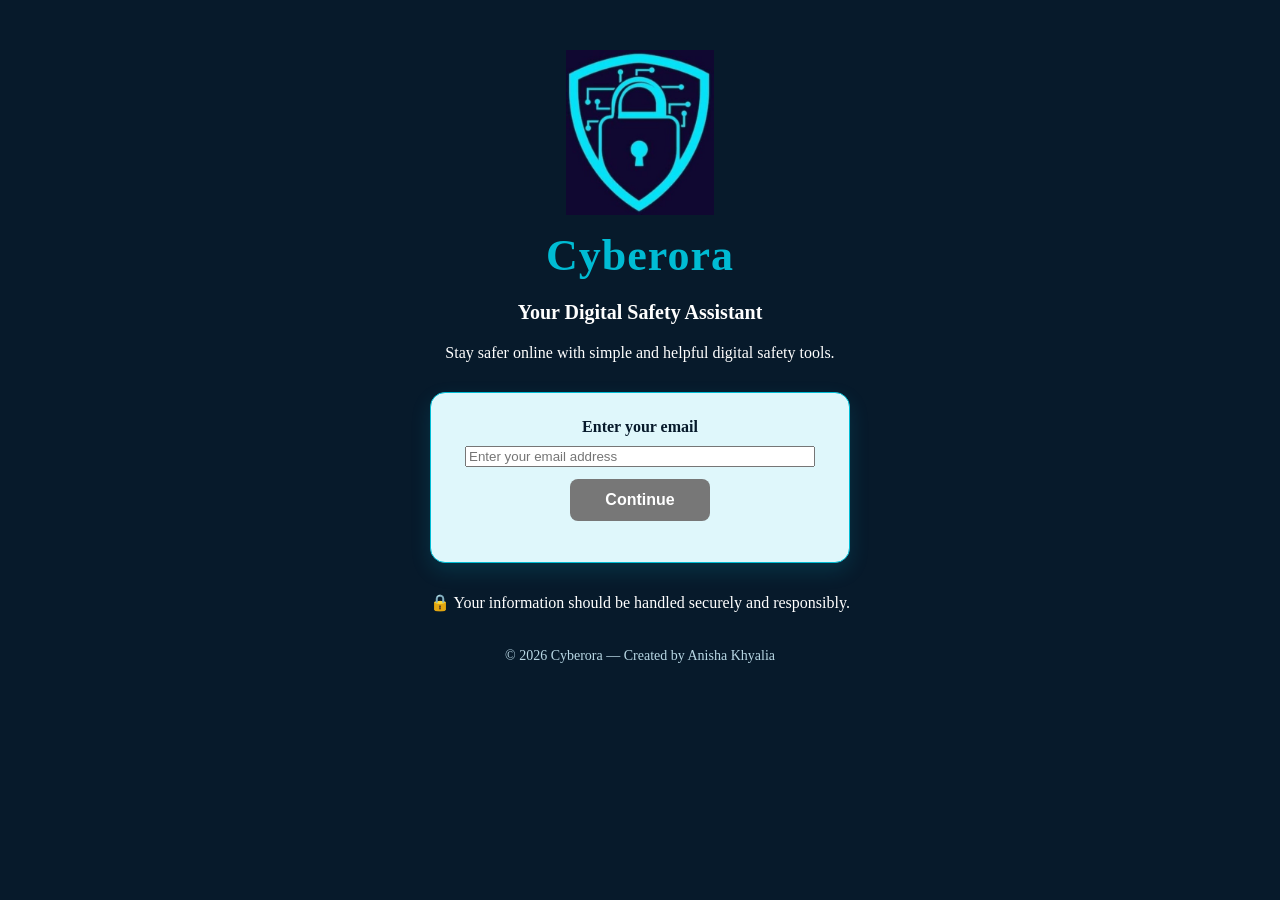
<file: index.html>
<!DOCTYPE html>
<html lang="en">
<head>
    <meta charset="UTF-8">
    <meta name="viewport" content="width=device-width, initial-scale=1.0">

    <title>Cyberora - Digital Safety Assistant</title>

    <link rel="stylesheet" href="style.css">
</head>

<body>

    <main class="welcome-page">

        <div class="logo-container">
            <img src="logo.jpeg" alt="Cyberora Logo">
        </div>

        <h1 style="display:block !important; color:#00bcd4 !important;font-size: 44px !important; visibility:visible 
        !important; opacity:1 !important;">
         Cyberora
        </h1>

        <p class="tagline">Your Digital Safety Assistant</p>

        <p class="welcome-text">
            Stay safer online with simple and helpful digital safety tools.
        </p>

        <div class="email-box">

            <label for="email">Enter your email</label>

            <input
                type="email"
                id="email"
                placeholder="Enter your email address"
                autocomplete="email"
            >

            <button id="continueBtn" disabled>
                Continue
            </button>

            <p id="emailMessage"></p>

        </div>

        <p class="privacy-note">
            🔒 Your information should be handled securely and responsibly.
        </p>

    <footer class="main-footer">
      © 2026 Cyberora — Created by Anisha Khyalia
    </footer>
    </main>

    <script src="script.js"></script>

</body>
</html>
</file>
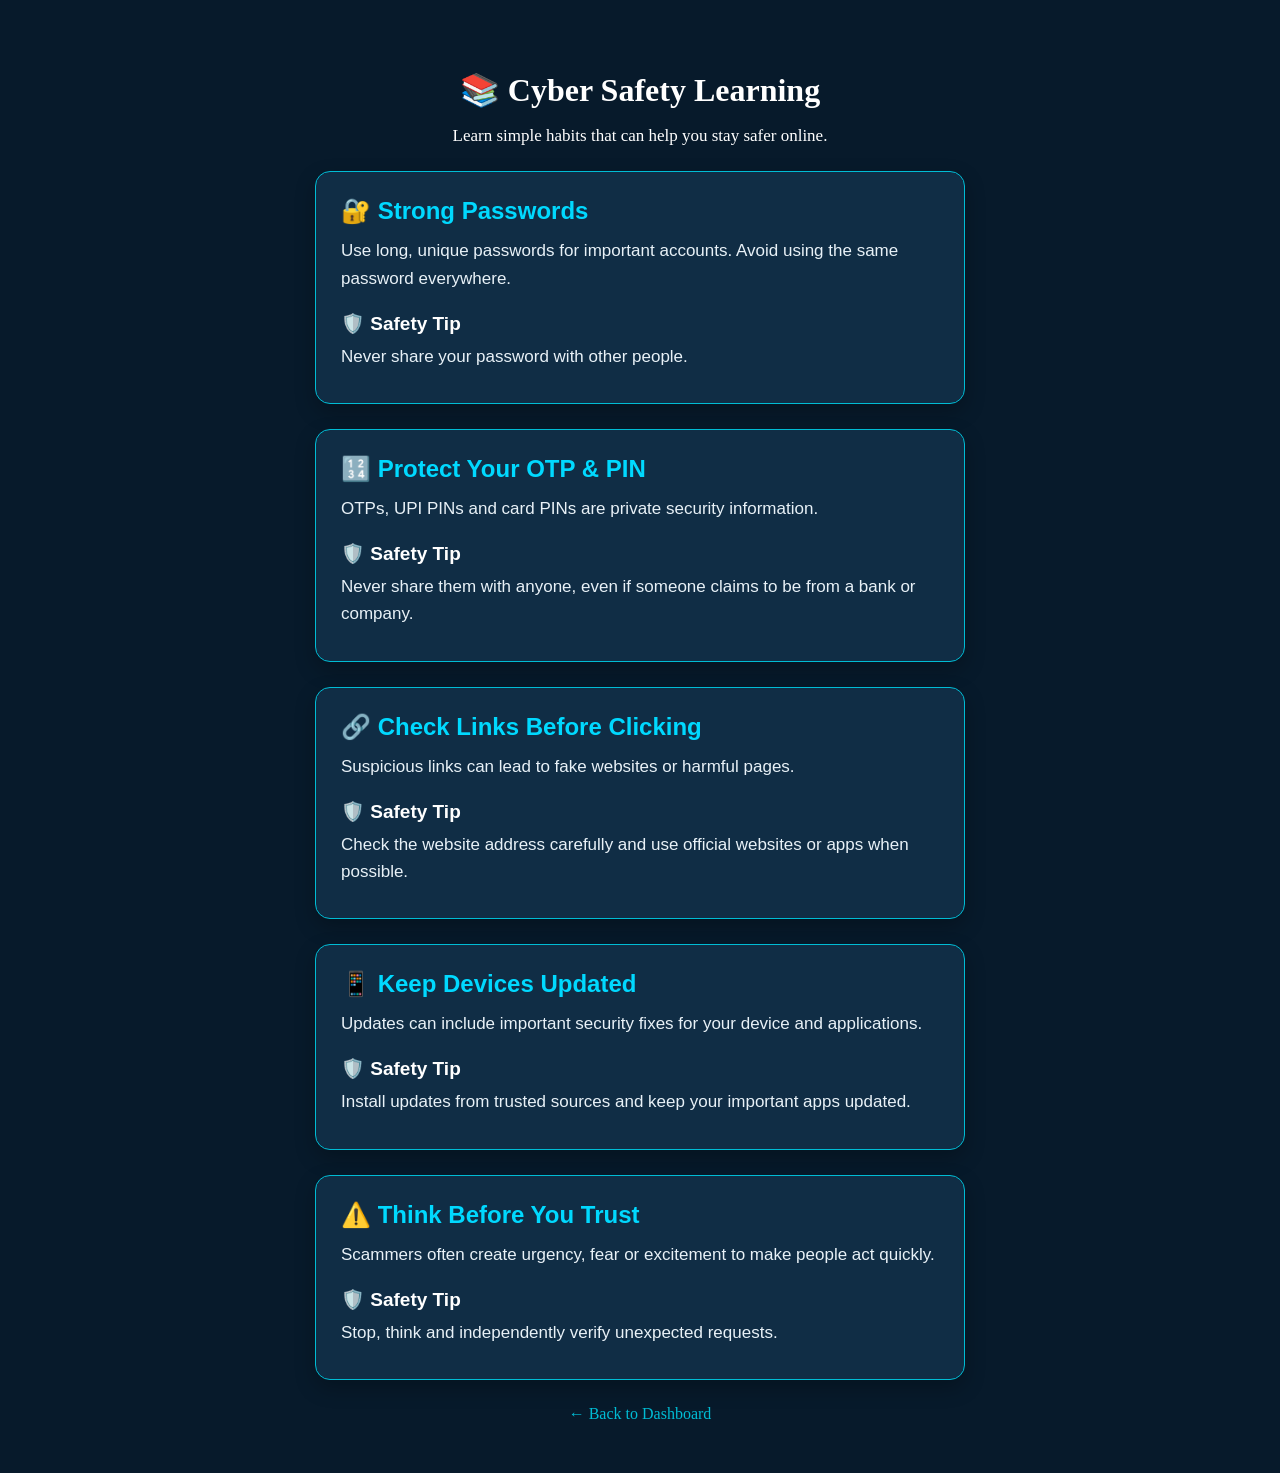
<file: cyber-safety-learning.html>
<!DOCTYPE html>
<html lang="en">

<head>
    <meta charset="UTF-8">
    <meta name="viewport" content="width=device-width, initial-scale=1.0">

    <title>Cyberora - Cyber Safety Learning</title>

    <link rel="stylesheet" href="style.css">
</head>

<body>

    <main class="checker-page">

        <h1>📚 Cyber Safety Learning</h1>

        <p>
            Learn simple habits that can help you stay safer online.
        </p>

        <button class="learning-card"
        onclick="showLesson('passwordLesson')">

            <h2>🔐 Strong Passwords</h2>

            <p>
                Use long, unique passwords for important accounts.
                Avoid using the same password everywhere.
            </p>

            <h3>🛡️ Safety Tip</h3>

            <p>
                Never share your password with other people.
            </p>

        </button>

        <button class="learning-card"
        onclick="showLesson('otpLesson')">

            <h2>🔢 Protect Your OTP & PIN</h2>

            <p>
                OTPs, UPI PINs and card PINs are private security information.
            </p>

            <h3>🛡️ Safety Tip</h3>

            <p>
                Never share them with anyone, even if someone claims to
                be from a bank or company.
            </p>

        </button>

        <button class="learning-card"
        onclick="showLesson('linkLesson')">

            <h2>🔗 Check Links Before Clicking</h2>

            <p>
                Suspicious links can lead to fake websites or harmful pages.
            </p>

            <h3>🛡️ Safety Tip</h3>

            <p>
                Check the website address carefully and use official websites
                or apps when possible.
            </p>

        </button>

        <button class="learning-card"
        onclick="showLesson('updateLesson')">

            <h2>📱 Keep Devices Updated</h2>

            <p>
                Updates can include important security fixes for your device
                and applications.
            </p>

            <h3>🛡️ Safety Tip</h3>

            <p>
                Install updates from trusted sources and keep your important
                apps updated.
            </p>

        </button>

        <button class="learning-card"
        onclick="showLesson('trustLesson')">

            <h2>⚠️ Think Before You Trust</h2>

            <p>
                Scammers often create urgency, fear or excitement to make
                people act quickly.
            </p>

            <h3>🛡️ Safety Tip</h3>

            <p>
                Stop, think and independently verify unexpected requests.
            </p>

        </button>

        <a href="dashboard.html">← Back to Dashboard</a>

    </main>
    <script src="script.js"> </script>

</body>

</html>
</file>
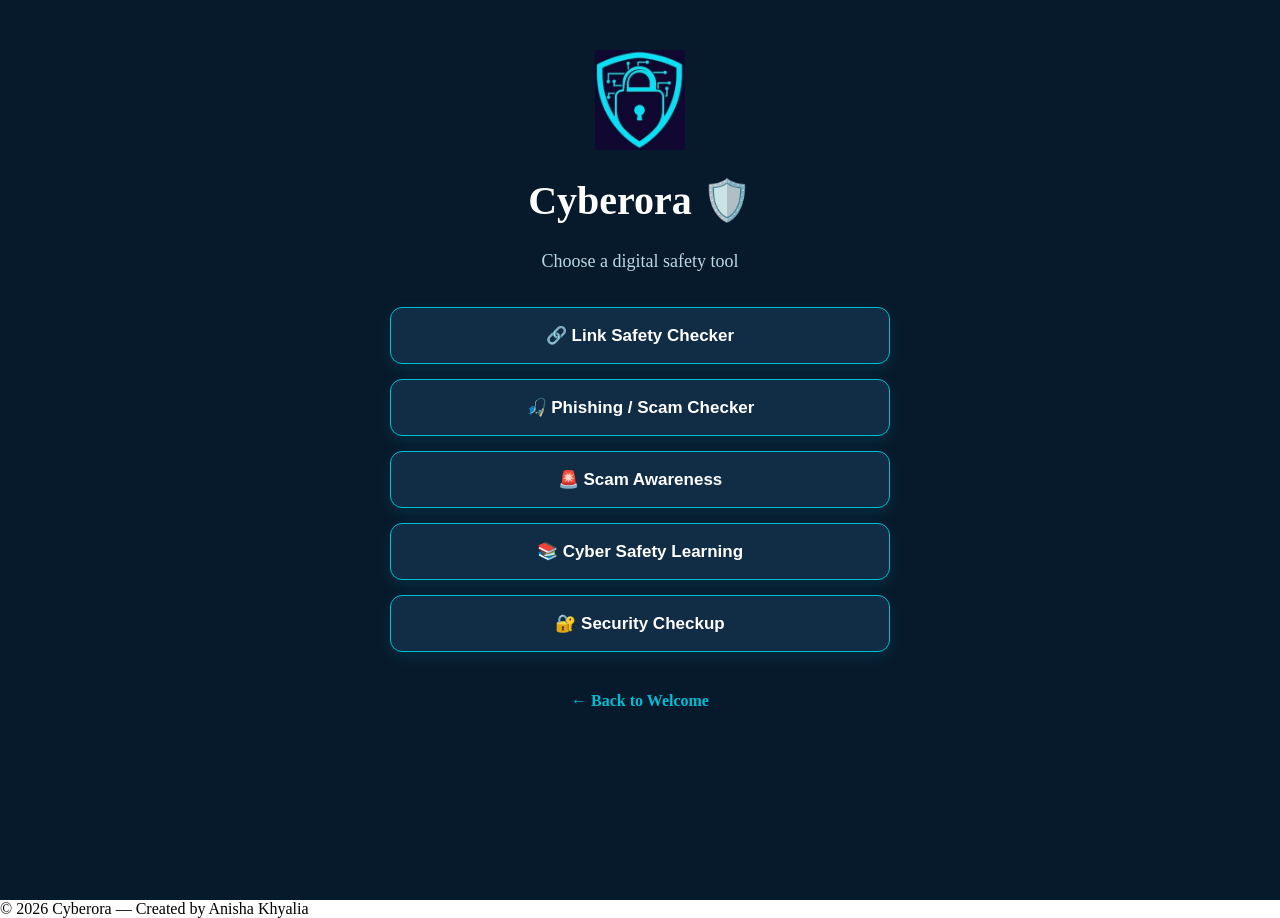
<file: dashboard.html>
<!DOCTYPE html>
<html lang="en">
<head>
    <meta charset="UTF-8">
    <meta name="viewport" content="width=device-width, initial-scale=1.0">

    <title>Cyberora Dashboard</title>

    <link rel="stylesheet" href="style.css">
</head>

<body>

    <main class="dashboard">
        <div class="dashboard-logo">
            <img src="logo-cropped.jpeg" alt="cyberora logo">
        </div>

        <h1>Cyberora 🛡️</h1>

        <p class="dashboard-subtitle">
            Choose a digital safety tool
        </p>

        <div class="tools">

            <button
                onclick="window.location.href='link-checker.html' ">
                🔗 Link Safety Checker
            </button>

            <button 
            onclick="window.location.href='phishing-checker.html'">
            🎣 Phishing / Scam Checker
        </button>

            <button
            onclick="window.location.href='scam-awareness.html'">
            🚨 Scam Awareness
        </button>

            <button
            onclick="window.location.href='cyber-safety-learning.html'">
            📚 Cyber Safety Learning
        </button>

            <button
            onclick="window.location.href='security-checkup.html'">
            🔐 Security Checkup
        </button>

        </div>
        <a href="index.html" class="back-home">
        ← Back to Welcome
        </a>

    </main>

    <footer class="dashboard-footer">
        © 2026 Cyberora — Created by Anisha Khyalia
    </footer>


</body>
</html>
</file>
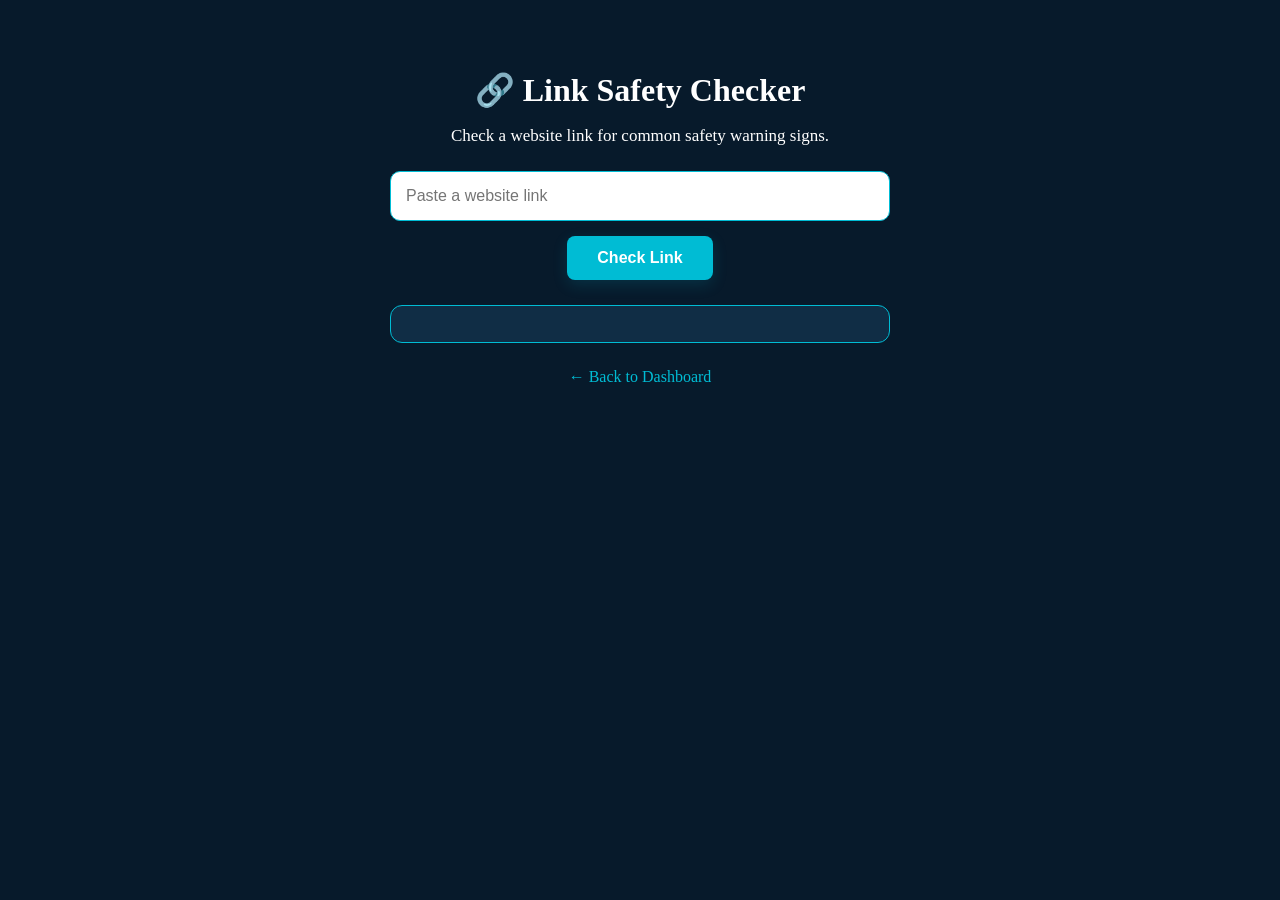
<file: link-checker.html>
<!DOCTYPE html>
<html lang="en">
<head>
    <meta charset="UTF-8">
    <meta name="viewport" content="width=device-width, initial-scale=1.0">

    <title>Cyberora - Link Safety Checker</title>

    <link rel="stylesheet" href="style.css">
</head>

<body>

    <main class="checker-page">

        <h1>🔗 Link Safety Checker</h1>

        <p>
            Check a website link for common safety warning signs.
        </p>

        <input
            type="url"
            id="linkInput"
            placeholder="Paste a website link"
        >

        <button id="checkLinkBtn">
            Check Link
        </button>

        <div id="result"></div>

        <a href="dashboard.html">← Back to Dashboard</a>

    </main>
    <script src="script.js"> </script>
</body>
</html>
</file>
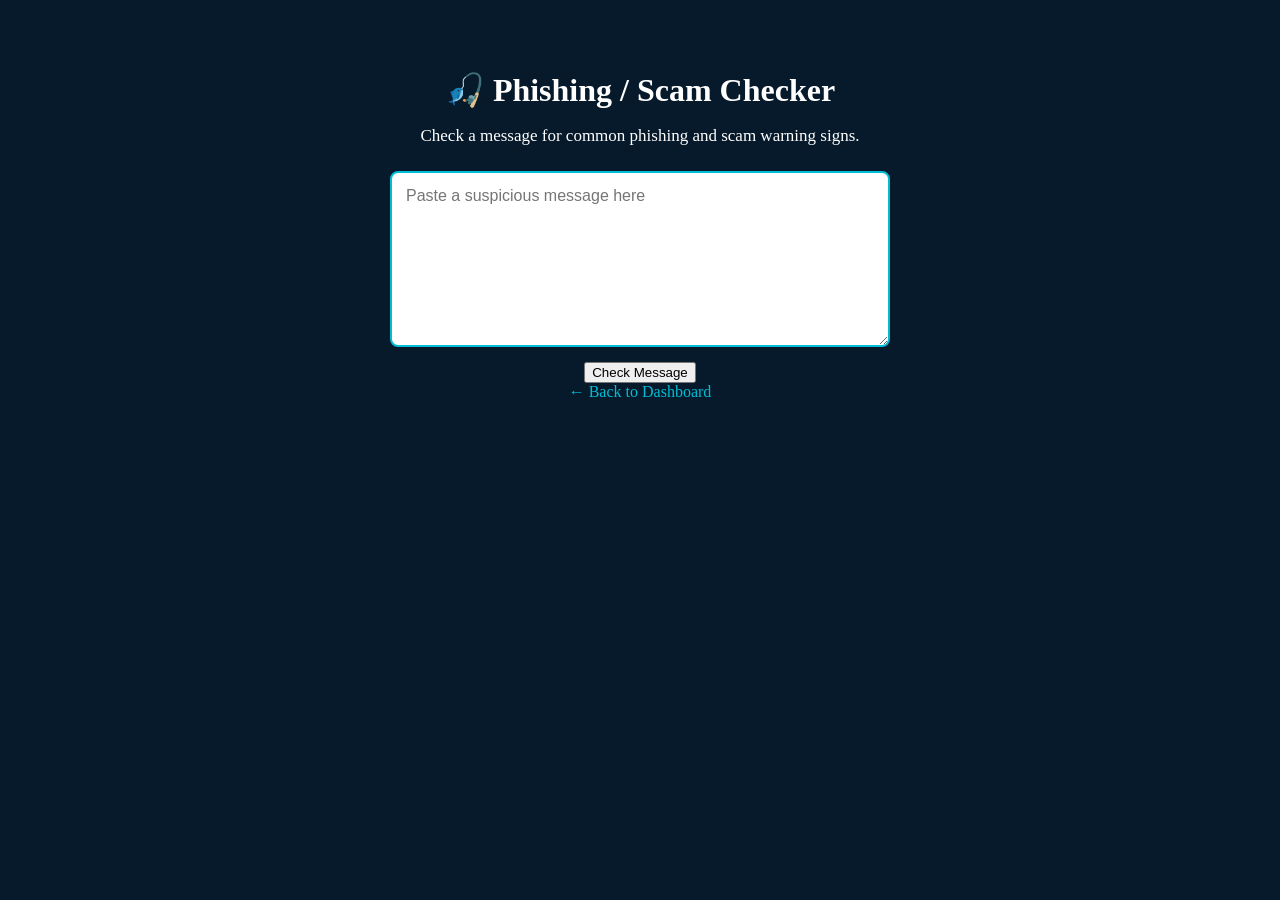
<file: phishing-checker.html>
<!DOCTYPE html>
<html lang="en">
<head>
    <meta charset="UTF-8">
    <meta name="viewport" content="width=device-width, initial-scale=1.0">

    <title>Cyberora - Phishing / Scam Checker</title>

    <link rel="stylesheet" href="style.css">
</head>

<body>

    <main class="checker-page">

        <h1>🎣 Phishing / Scam Checker</h1>

        <p>
            Check a message for common phishing and scam warning signs.
        </p>

        <textarea
            id="messageInput"
            placeholder="Paste a suspicious message here"
            rows="8"
        ></textarea>

        <button id="checkMessageBtn">
            Check Message
        </button>

        <div id="messageResult"></div>

        <a href="dashboard.html">← Back to Dashboard</a>

    </main>

    <script src="script.js"></script>

</body>
</html>
</file>
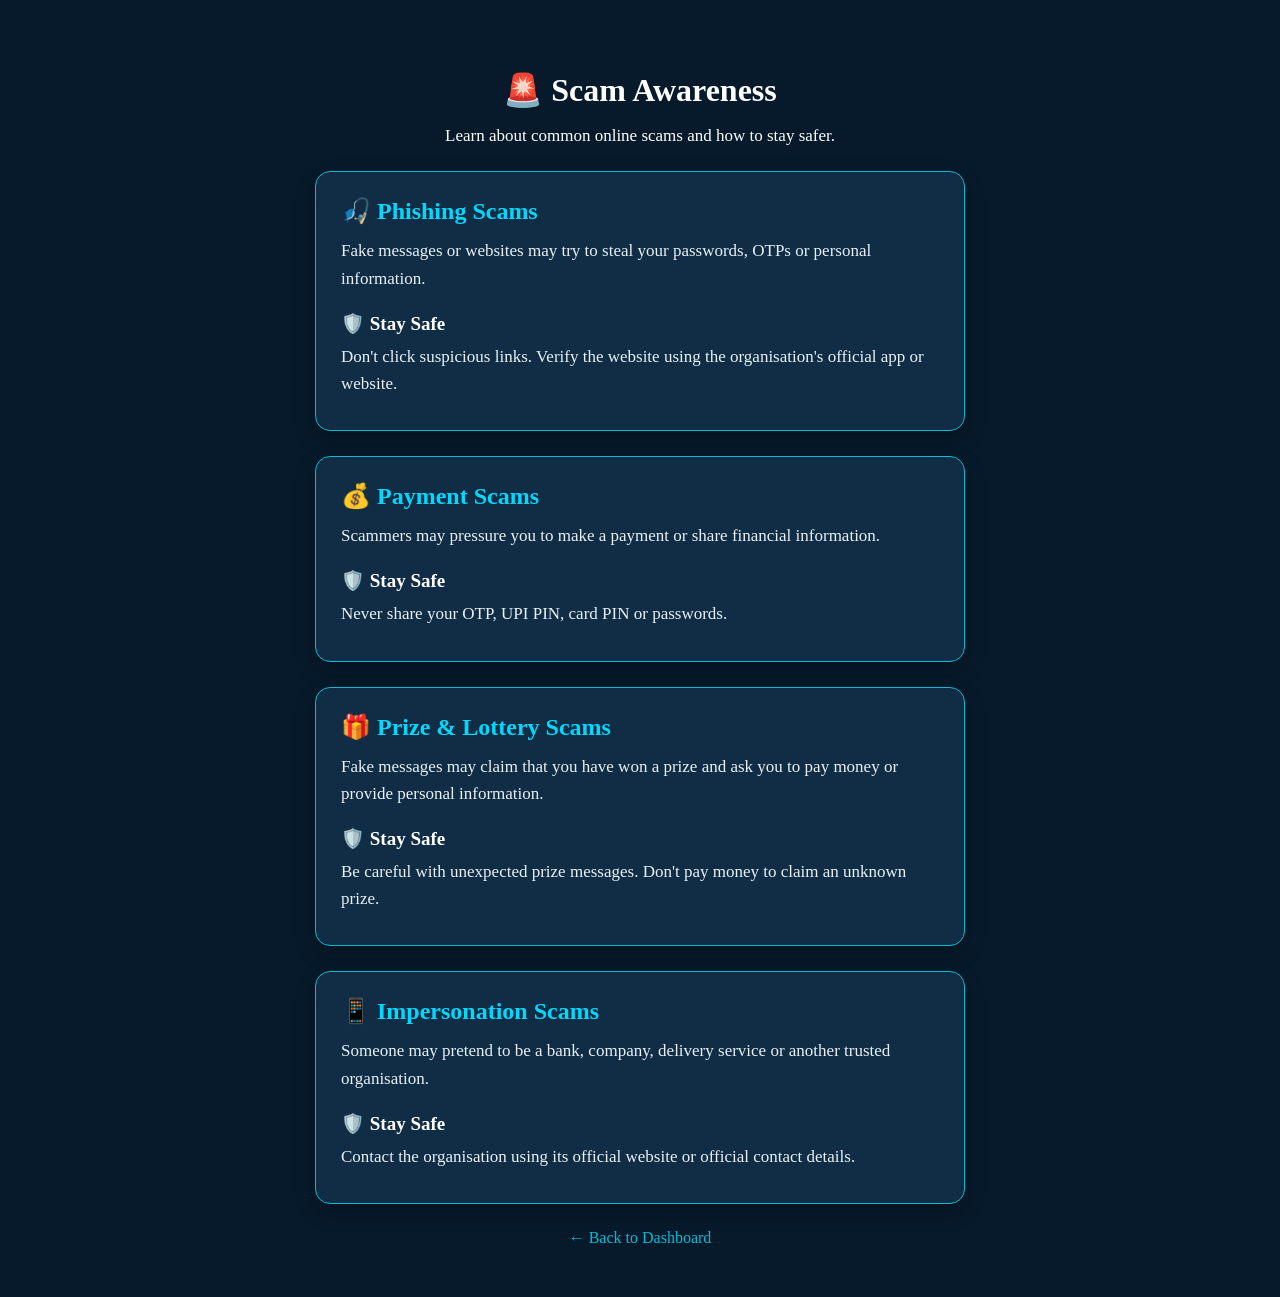
<file: scam-awareness.html>
<!DOCTYPE html>
<html lang="en">

<head>
    <meta charset="UTF-8">
    <meta name="viewport" content="width=device-width, initial-scale=1.0">

    <title>Cyberora - Scam Awareness</title>

    <link rel="stylesheet" href="style.css">
</head>

<body>

    <main class="checker-page">

        <h1>🚨 Scam Awareness</h1>

        <p>
            Learn about common online scams and how to stay safer.
        </p>

        <div class="scam-card">

            <h2>🎣 Phishing Scams</h2>
            <p>
                Fake messages or websites may try to steal your passwords,
                OTPs or personal information.
            </p>

            <h3>🛡️ Stay Safe</h3>
            <p>
                Don't click suspicious links. Verify the website using
                the organisation's official app or website.
            </p>

        </div>

        <div class="scam-card">

            <h2>💰 Payment Scams</h2>
            <p>
                Scammers may pressure you to make a payment or share
                financial information.
            </p>

            <h3>🛡️ Stay Safe</h3>
            <p>
                Never share your OTP, UPI PIN, card PIN or passwords.
            </p>

        </div>

        <div class="scam-card">

            <h2>🎁 Prize & Lottery Scams</h2>
            <p>
                Fake messages may claim that you have won a prize and
                ask you to pay money or provide personal information.
            </p>

            <h3>🛡️ Stay Safe</h3>
            <p>
                Be careful with unexpected prize messages. Don't pay
                money to claim an unknown prize.
            </p>

        </div>

        <div class="scam-card">

            <h2>📱 Impersonation Scams</h2>
            <p>
                Someone may pretend to be a bank, company, delivery
                service or another trusted organisation.
            </p>

            <h3>🛡️ Stay Safe</h3>
            <p>
                Contact the organisation using its official website
                or official contact details.
            </p>

        </div>

        <a href="dashboard.html">← Back to Dashboard</a>

    </main>

</body>

</html>
</file>
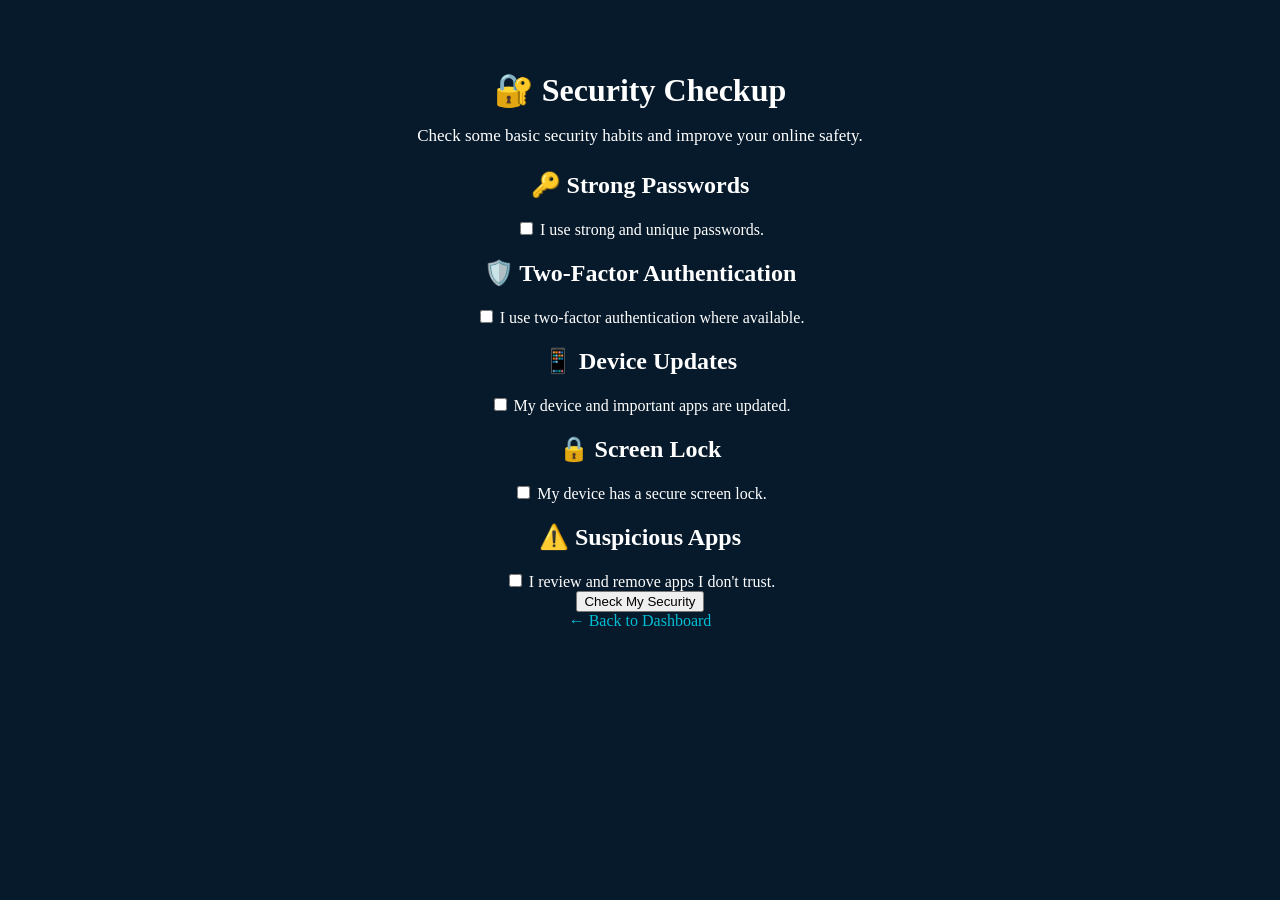
<file: security-checkup.html>
<!DOCTYPE html>
<html lang="en">

<head>
    <meta charset="UTF-8">
    <meta name="viewport" content="width=device-width, initial-scale=1.0">

    <title>Cyberora - Security Checkup</title>

    <link rel="stylesheet" href="style.css">
</head>

<body>

    <main class="checker-page">

        <h1>🔐 Security Checkup</h1>

        <p>
            Check some basic security habits and improve your online safety.
        </p>

        <div class="security-card">

            <h2>🔑 Strong Passwords</h2>

            <label>
                <input type="checkbox" class="security-check">
                I use strong and unique passwords.
            </label>

        </div>

        <div class="security-card">

            <h2>🛡️ Two-Factor Authentication</h2>

            <label>
                <input type="checkbox" class="security-check">
                I use two-factor authentication where available.
            </label>

        </div>

        <div class="security-card">

            <h2>📱 Device Updates</h2>

            <label>
                <input type="checkbox" class="security-check">
                My device and important apps are updated.
            </label>

        </div>

        <div class="security-card">

            <h2>🔒 Screen Lock</h2>

            <label>
                <input type="checkbox" class="security-check">
                My device has a secure screen lock.
            </label>

        </div>

        <div class="security-card">

            <h2>⚠️ Suspicious Apps</h2>

            <label>
                <input type="checkbox" class="security-check">
                I review and remove apps I don't trust.
            </label>

        </div>

        <button id="checkSecurityBtn">
            Check My Security
        </button>

        <div id="securityResult"></div>

        <a href="dashboard.html">← Back to Dashboard</a>

    </main>

    <script src="script.js"></script>

</body>

</html>
</file>
<file: style.css>
.logo-container img{
    width: 165px;
    height: 165px;
    object-fit: contain;
    display: block;
    margin: 0 auto 15px;
}
.welcome-page {
    min-height: calc(100vh - 60px);
    padding: 50px 20px;
    color: white;
    background: #071a2b;
    box-sizing: border-box;
    text-align: center;
}

.welcome-page h1 {
    font-size: 44px;
    margin: 5px 0 8px;
    color: #ffffff;
    letter-spacing: 1px;
}
.welcome-page h1{
    display: block;
    visibility: visible;
    opacity: 1;
}

.tagline {
    font-size: 20px;
    font-weight: bold;
}

.welcome-text {
    font-size: 16px;
    margin: 15px auto 25px;
}
.email-box input {
    display: block;
    width: 100%;
    max-width: 350px;
    margin: 10px auto;
    box-sizing: border-box;
}

#continueBtn {
    display: block;
    margin: 12px auto;
}
#continueBtn {
    background: #00bcd4;
    color: white;
    border: none;
    padding: 12px 35px;
    border-radius: 8px;
    font-size: 16px;
    font-weight: bold;
    cursor: pointer;
}

#continueBtn:disabled {
    background: #777;
    cursor: not-allowed;
}

#continueBtn:not(:disabled):hover {
    transform: translateY(-2px);
}
.dashboard {
    min-height: 100vh;
    padding: 50px 20px;
    text-align: center;
    background: #071a2b;
    color: white;
    box-sizing: border-box;
}

.dashboard h1 {
    font-size: 40px;
    margin-bottom: 5px 0 10px;
    color: #ffffff;

}

.dashboard-subtitle {
    font-size: 18px;
    margin: 0 0 35px;
    color: #b9d8e5;

}

.tools {
    max-width: 500px;
    margin: auto;
}

.tools button {
    display: block;
    width: 100%;
    padding: 17px;
    margin: 15px 0;
    background: #102d45;
    color: white;
    border: 1px solid #00bcd4;
    border-radius: 12px;
    font-size: 17px;
    font-weight: bold;
    cursor: pointer;
    transition: 0.3s ease;
    box-shadow: 0 5px 15px rgba(0,188,212,0.12);
}

.tools button:hover {
    background: #00bcd4;
    color: #071a2b;
    transform: translateY(-3px);
    box-shadow: 0 8px 20px rgba(red, green, blue, alpha);
}
.checker-page {
    min-height: 100vh;
    padding: 50px 20px;
    text-align: center;
    background: #071a2b;
    color: white;
    box-sizing: border-box;
}

.checker-page h1 {
    font-size: 32px;
    margin-bottom: 15px;
}

.checker-page p {
    font-size: 17px;
    margin-bottom: 25px;
}

#linkInput {
    display: block;
    width: 100%;
    max-width: 500px;
    padding: 15px;
    margin: 0 auto 15px;
    box-sizing: border-box;
    border: 1px solid #00bcd4;
    border-radius: 10px;
    font-size: 16px;
}

#checkLinkBtn {
    padding: 13px 30px;
    background: #00bcd4;
    color: white;
    border: none;
    border-radius: 8px;
    font-size: 16px;
    font-weight: bold;
    cursor: pointer;
    transition: 0.3s ease;
    box-shadow: 0 5px 15px rgba(0,188,212,0.15);
    #checkLinkBtn:hover{
        background: #00a8bd;
        transform: translateY(-2px);
        box-shadow: 0 8px 18px rgba(0, 188, 212,
             0.25);
    }
}

#result {
    max-width: 500px;
    margin: 25px auto;
    font-size: 17px;
}

.checker-page a {
    color: #00bcd4;
    text-decoration: none;
}
#messageInput {
    display: block;
    width: 100%;
    max-width: 500px;
    padding: 14px;
    margin: 0 auto 15px;
    box-sizing: border-box;
    border: 2px solid #00bcd4;
    border-radius: 8px;
    font-size: 16px;
    font-family: Arial, sans-serif;
    resize: vertical;
}
.scam-card {
    max-width: 650px;
    margin: 25px auto;
    padding: 25px;
    background: #102d45;
    border: 1px solid #00bcd4;
    border-radius: 15px;
    text-align: left;
    box-sizing: border-box;
    box-shadow: 0 8px 20px rgba(0, 0, 0, 0.25);
}

.scam-card h2 {
    color: #00d9ff;
    margin-top: 0;
    margin-bottom: 12px;
    font-size: 24px;
}

.scam-card h3 {
    color: #ffffff;
    margin-top: 20px;
    margin-bottom: 8px;
    font-size: 19px;
}

.scam-card p {
    color: #e8f1f7;
    line-height: 1.6;
    margin: 8px 0;
}

.scam-card:hover {
    transform: translateY(-3px);
    transition: 0.3s ease;
    box-shadow: 0 12px 25px rgba(0, 188, 212, 0.15);
}
.learning-card{
    display: block;
    width: 100%;
    max-width: 650px;
    margin: 25px auto;
    padding: 25px;
    box-sizing: border-box;
    background: #102d45;
    color: white;

    border: 1px solid #00bcd4;
    border-radius: 15px;

    text-align: left;
    font-family: Arial, sans-serif;
    font-size: 16px;

    cursor: pointer;
    appearance: none;
    -webkit-appearance: none;

    box-shadow: 0 8px 20px rgba(0, 0, 0,
     0.25);
}

.learning-card h2 {
    color: #00d9ff;
    margin: 0 0 12px;
    font-size: 24px;
}

.learning-card h3 {
    color: white;
    margin: 20px 0 8px;
    font-size: 19px;
}

.learning-card p {
    color: #e8f1f7;
    line-height: 1.6;
    margin: 8px 0;
}

.learning-card:hover {
    transform: translateY(-3px);
    box-shadow: 0 12px 25px rgba(0, 188, 212, 0.15);
    transition: 0.3s ease;
}
.security-check {
    width: auto;
    height: auto;
    display: inline-block;
    pointer-events: auto;
    cursor: pointer;
    appearance: auto;
}
.dashboard-logo {
    width: 150px;
    height: 100px;
    margin: 0 auto 5px;
    display: flex;
    justify-content: center;
    align-items: center;
}

.dashboard-logo img {
    width: 150px;
    height: 100px;
    object-fit: contain;
    display: block;
}
.back-home {
    display: inline-block;
    margin-top: 25px;
    color: #00bcd4;
    text-decoration: none;
    font-size: 16px;
    font-weight: bold;
    transition: 0.3s ease;
}

.back-home:hover {
    color: white;
    transform: translateY(-2px);
}
#result {
    max-width: 500px;
    margin: 25px auto;
    padding: 18px;
    box-sizing: border-box;
    background: #102d45;
    border: 1px solid #00bcd4;
    border-radius: 12px;
    font-size: 17px;
    line-height: 1.6;
    text-align: left;
}
.result-safe{
    border-color: #22c55e !important;
}
.result-warning{
    border-color: #f59e0b !important;
}
.result-danger{
    border-color: #ef4444 !important;
}
.email-box {
    max-width: 420px;
    margin: 30px auto;
    padding: 25px;
    background: #dff7fb;
    border: 1px solid #00bcd4;
    border-radius: 15px;
    box-sizing: border-box;
    box-shadow: 0 8px 20px rgba(0, 188, 212, 0.15);
}
.email-box label{
    color: #071a2b;
    font-weight: bold;
}
.main-footer{
    text-align: center;
    padding: 20px;
    color: #b9d8e5;
    font-size: 14px;
}
body {
    min-height: 100vh;
    margin: 0;
    display: flex;
    flex-direction: column;
}

.welcome-page {
    flex: 1;
    min-height: auto;
}

.main-footer {
    flex-shrink: 0;
}
.main-footer {
  text-align: center;
  padding: 20px 10px;
  color: #b9d8e5;
  font-size: 14px;
}
</file>
